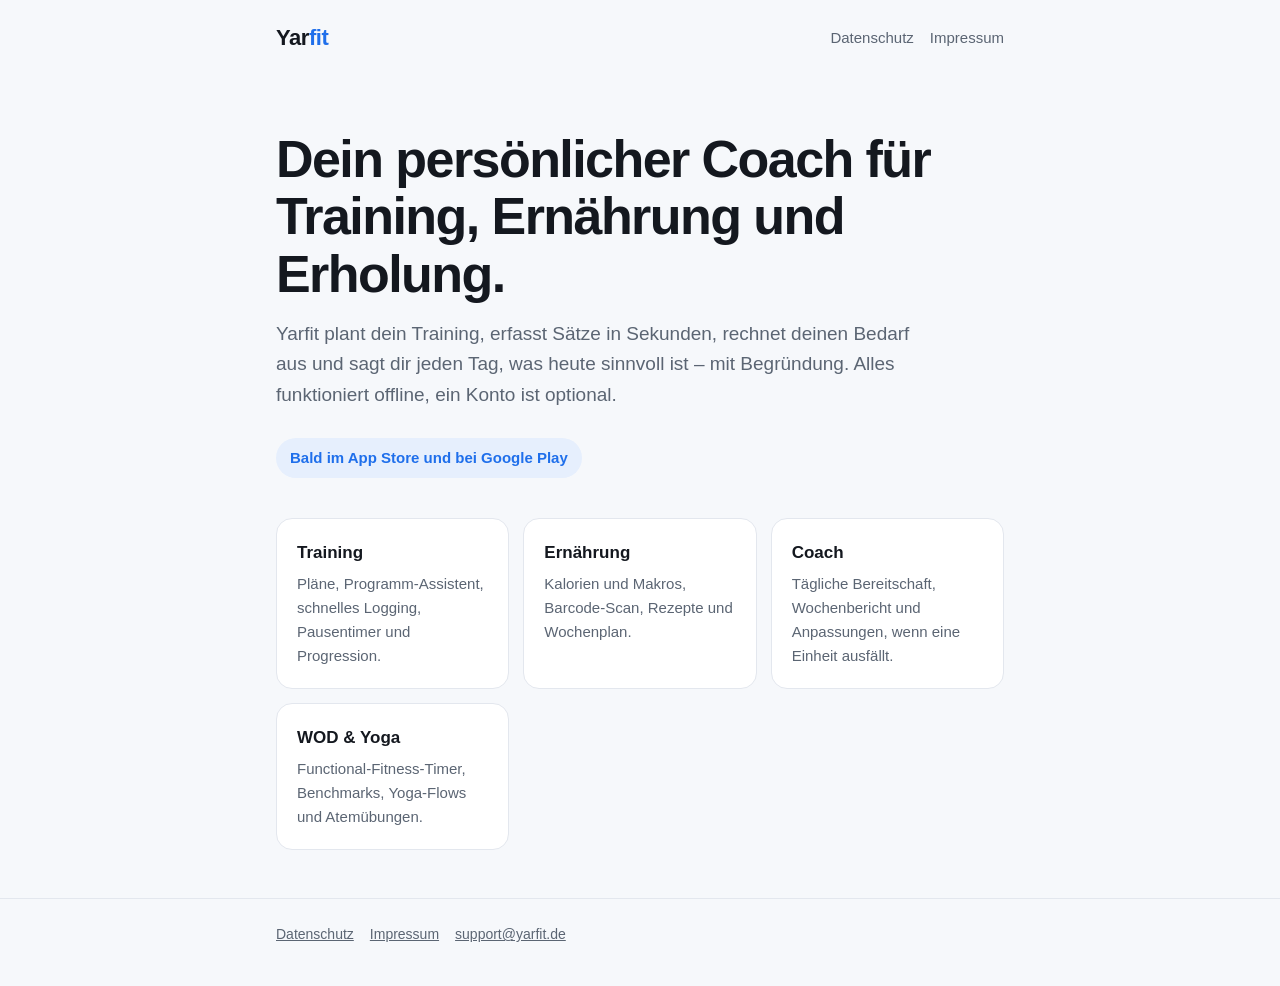
<file: index.html>
<!doctype html>
<html lang="de">
<head>
  <meta charset="utf-8">
  <meta name="viewport" content="width=device-width, initial-scale=1">
  <title>Yarfit – dein persönlicher Fitness-Coach</title>
  <meta name="description" content="Yarfit ist dein persönlicher Coach für Training, Ernährung, Erholung und Fortschritt. Offline nutzbar, Konto optional.">
  <link rel="stylesheet" href="style.css">
</head>
<body>
  <header>
    <div class="wrap">
      <a class="logo" href="/">Yar<span>fit</span></a>
      <nav><a href="datenschutz.html">Datenschutz</a><a href="impressum.html">Impressum</a></nav>
    </div>
  </header>

  <div class="wrap">
    <section class="hero">
      <h1>Dein persönlicher Coach für Training, Ernährung und Erholung.</h1>
      <p>Yarfit plant dein Training, erfasst Sätze in Sekunden, rechnet deinen Bedarf aus und sagt dir jeden Tag, was heute sinnvoll ist – mit Begründung. Alles funktioniert offline, ein Konto ist optional.</p>
      <span class="badge">Bald im App Store und bei Google Play</span>
    </section>

    <section class="features">
      <div class="card"><h3>Training</h3><p>Pläne, Programm-Assistent, schnelles Logging, Pausentimer und Progression.</p></div>
      <div class="card"><h3>Ernährung</h3><p>Kalorien und Makros, Barcode-Scan, Rezepte und Wochenplan.</p></div>
      <div class="card"><h3>Coach</h3><p>Tägliche Bereitschaft, Wochenbericht und Anpassungen, wenn eine Einheit ausfällt.</p></div>
      <div class="card"><h3>WOD &amp; Yoga</h3><p>Functional-Fitness-Timer, Benchmarks, Yoga-Flows und Atemübungen.</p></div>
    </section>
  </div>

  <footer>
    <div class="wrap">
      <a href="datenschutz.html">Datenschutz</a><a href="impressum.html">Impressum</a><a href="mailto:support@yarfit.de">support@yarfit.de</a>
    </div>
  </footer>
</body>
</html>
</file>
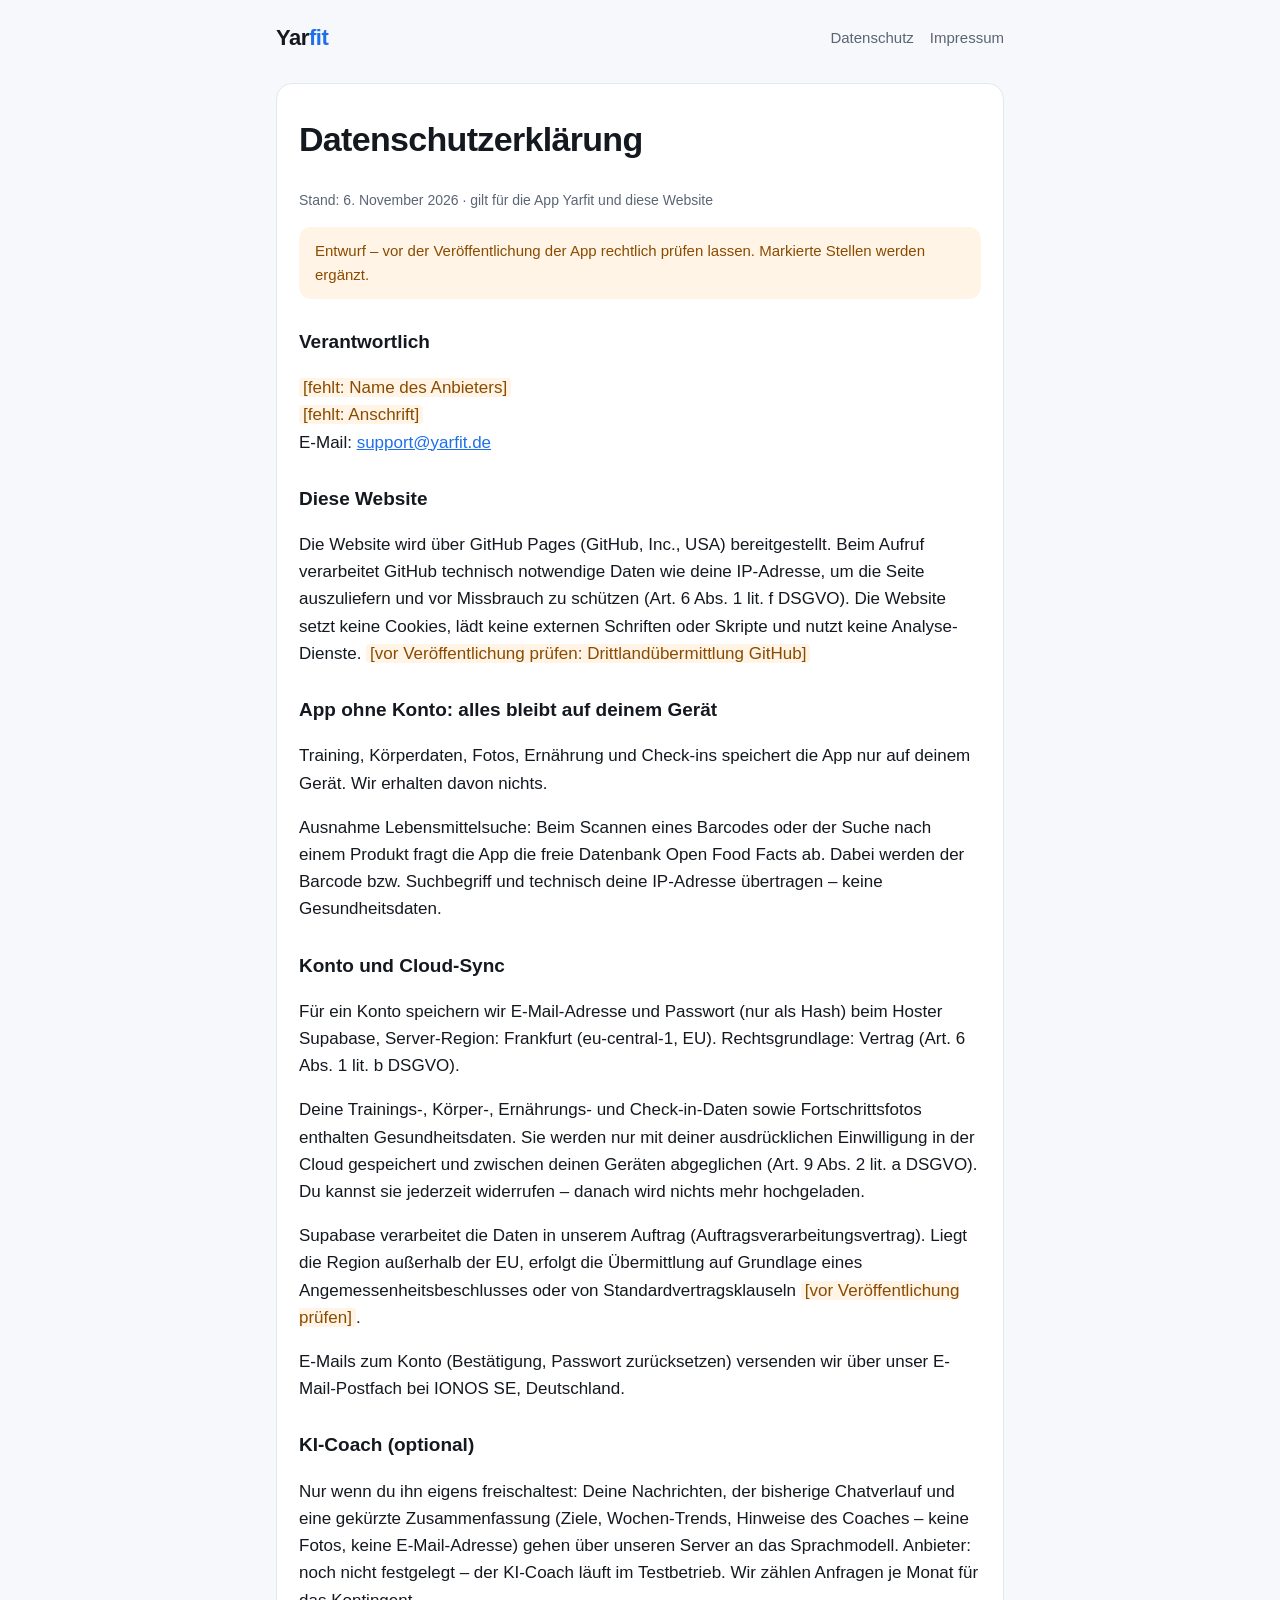
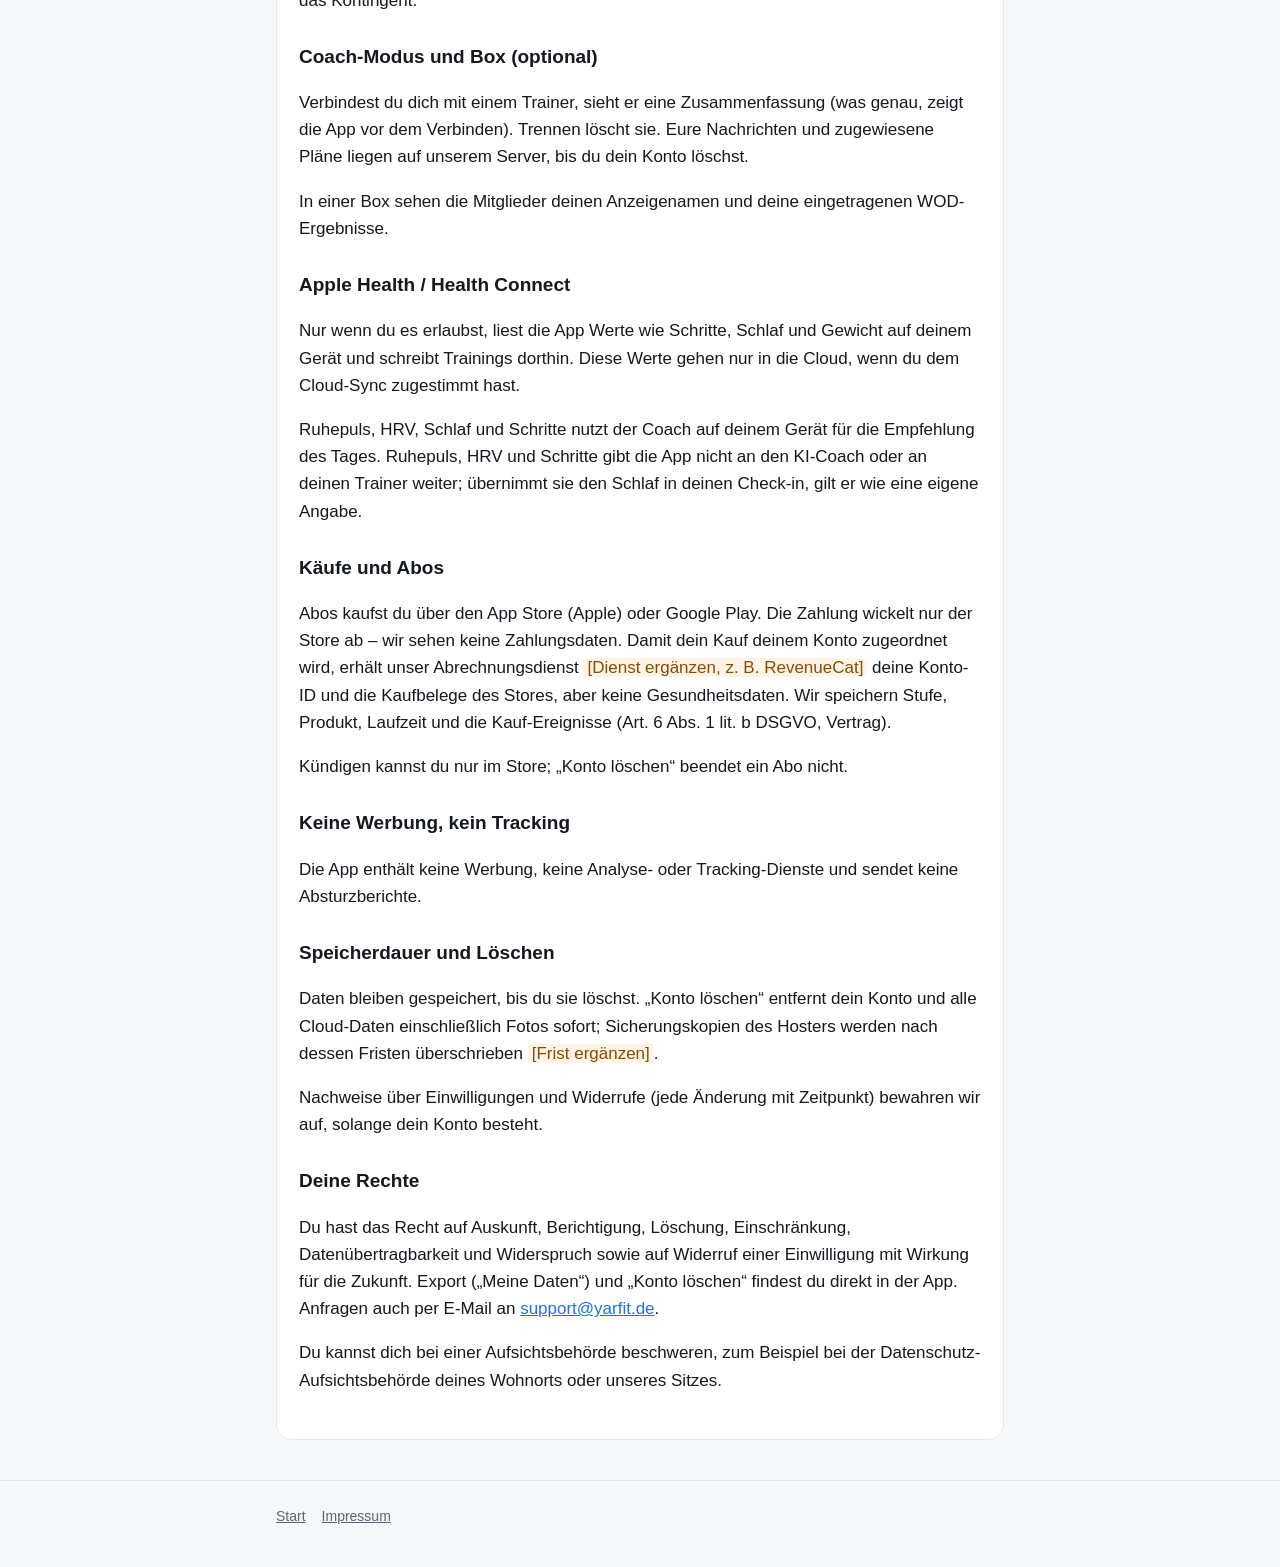
<file: datenschutz.html>
<!doctype html>
<html lang="de">
<head>
  <meta charset="utf-8">
  <meta name="viewport" content="width=device-width, initial-scale=1">
  <title>Datenschutz – Yarfit</title>
  <link rel="stylesheet" href="style.css">
</head>
<body>
  <header>
    <div class="wrap">
      <a class="logo" href="/">Yar<span>fit</span></a>
      <nav><a href="datenschutz.html">Datenschutz</a><a href="impressum.html">Impressum</a></nav>
    </div>
  </header>

  <div class="wrap">
    <main class="doc">
      <h1>Datenschutzerklärung</h1>
      <p class="meta">Stand: 6. November 2026 · gilt für die App Yarfit und diese Website</p>
      <p class="draft">Entwurf – vor der Veröffentlichung der App rechtlich prüfen lassen. Markierte Stellen werden ergänzt.</p>

      <h2>Verantwortlich</h2>
      <p>
        <span class="missing">[fehlt: Name des Anbieters]</span><br>
        <span class="missing">[fehlt: Anschrift]</span><br>
        E-Mail: <a href="mailto:support@yarfit.de">support@yarfit.de</a>
      </p>

      <h2>Diese Website</h2>
      <p>Die Website wird über GitHub Pages (GitHub, Inc., USA) bereitgestellt. Beim Aufruf verarbeitet GitHub technisch notwendige Daten wie deine IP-Adresse, um die Seite auszuliefern und vor Missbrauch zu schützen (Art. 6 Abs. 1 lit. f DSGVO). Die Website setzt keine Cookies, lädt keine externen Schriften oder Skripte und nutzt keine Analyse-Dienste. <span class="missing">[vor Veröffentlichung prüfen: Drittlandübermittlung GitHub]</span></p>

      <h2>App ohne Konto: alles bleibt auf deinem Gerät</h2>
      <p>Training, Körperdaten, Fotos, Ernährung und Check-ins speichert die App nur auf deinem Gerät. Wir erhalten davon nichts.</p>
      <p>Ausnahme Lebensmittelsuche: Beim Scannen eines Barcodes oder der Suche nach einem Produkt fragt die App die freie Datenbank Open Food Facts ab. Dabei werden der Barcode bzw. Suchbegriff und technisch deine IP-Adresse übertragen – keine Gesundheitsdaten.</p>

      <h2>Konto und Cloud-Sync</h2>
      <p>Für ein Konto speichern wir E-Mail-Adresse und Passwort (nur als Hash) beim Hoster Supabase, Server-Region: Frankfurt (eu-central-1, EU). Rechtsgrundlage: Vertrag (Art. 6 Abs. 1 lit. b DSGVO).</p>
      <p>Deine Trainings-, Körper-, Ernährungs- und Check-in-Daten sowie Fortschrittsfotos enthalten Gesundheitsdaten. Sie werden nur mit deiner ausdrücklichen Einwilligung in der Cloud gespeichert und zwischen deinen Geräten abgeglichen (Art. 9 Abs. 2 lit. a DSGVO). Du kannst sie jederzeit widerrufen – danach wird nichts mehr hochgeladen.</p>
      <p>Supabase verarbeitet die Daten in unserem Auftrag (Auftragsverarbeitungsvertrag). Liegt die Region außerhalb der EU, erfolgt die Übermittlung auf Grundlage eines Angemessenheitsbeschlusses oder von Standardvertragsklauseln <span class="missing">[vor Veröffentlichung prüfen]</span>.</p>
      <p>E-Mails zum Konto (Bestätigung, Passwort zurücksetzen) versenden wir über unser E-Mail-Postfach bei IONOS SE, Deutschland.</p>

      <h2>KI-Coach (optional)</h2>
      <p>Nur wenn du ihn eigens freischaltest: Deine Nachrichten, der bisherige Chatverlauf und eine gekürzte Zusammenfassung (Ziele, Wochen-Trends, Hinweise des Coaches – keine Fotos, keine E-Mail-Adresse) gehen über unseren Server an das Sprachmodell. Anbieter: noch nicht festgelegt – der KI-Coach läuft im Testbetrieb. Wir zählen Anfragen je Monat für das Kontingent.</p>

      <h2>Coach-Modus und Box (optional)</h2>
      <p>Verbindest du dich mit einem Trainer, sieht er eine Zusammenfassung (was genau, zeigt die App vor dem Verbinden). Trennen löscht sie. Eure Nachrichten und zugewiesene Pläne liegen auf unserem Server, bis du dein Konto löschst.</p>
      <p>In einer Box sehen die Mitglieder deinen Anzeigenamen und deine eingetragenen WOD-Ergebnisse.</p>

      <h2>Apple Health / Health Connect</h2>
      <p>Nur wenn du es erlaubst, liest die App Werte wie Schritte, Schlaf und Gewicht auf deinem Gerät und schreibt Trainings dorthin. Diese Werte gehen nur in die Cloud, wenn du dem Cloud-Sync zugestimmt hast.</p>
      <p>Ruhepuls, HRV, Schlaf und Schritte nutzt der Coach auf deinem Gerät für die Empfehlung des Tages. Ruhepuls, HRV und Schritte gibt die App nicht an den KI-Coach oder an deinen Trainer weiter; übernimmt sie den Schlaf in deinen Check-in, gilt er wie eine eigene Angabe.</p>

      <h2>Käufe und Abos</h2>
      <p>Abos kaufst du über den App Store (Apple) oder Google Play. Die Zahlung wickelt nur der Store ab – wir sehen keine Zahlungsdaten. Damit dein Kauf deinem Konto zugeordnet wird, erhält unser Abrechnungsdienst <span class="missing">[Dienst ergänzen, z. B. RevenueCat]</span> deine Konto-ID und die Kaufbelege des Stores, aber keine Gesundheitsdaten. Wir speichern Stufe, Produkt, Laufzeit und die Kauf-Ereignisse (Art. 6 Abs. 1 lit. b DSGVO, Vertrag).</p>
      <p>Kündigen kannst du nur im Store; „Konto löschen“ beendet ein Abo nicht.</p>

      <h2>Keine Werbung, kein Tracking</h2>
      <p>Die App enthält keine Werbung, keine Analyse- oder Tracking-Dienste und sendet keine Absturzberichte.</p>

      <h2>Speicherdauer und Löschen</h2>
      <p>Daten bleiben gespeichert, bis du sie löschst. „Konto löschen“ entfernt dein Konto und alle Cloud-Daten einschließlich Fotos sofort; Sicherungskopien des Hosters werden nach dessen Fristen überschrieben <span class="missing">[Frist ergänzen]</span>.</p>
      <p>Nachweise über Einwilligungen und Widerrufe (jede Änderung mit Zeitpunkt) bewahren wir auf, solange dein Konto besteht.</p>

      <h2>Deine Rechte</h2>
      <p>Du hast das Recht auf Auskunft, Berichtigung, Löschung, Einschränkung, Datenübertragbarkeit und Widerspruch sowie auf Widerruf einer Einwilligung mit Wirkung für die Zukunft. Export („Meine Daten“) und „Konto löschen“ findest du direkt in der App. Anfragen auch per E-Mail an <a href="mailto:support@yarfit.de">support@yarfit.de</a>.</p>
      <p>Du kannst dich bei einer Aufsichtsbehörde beschweren, zum Beispiel bei der Datenschutz-Aufsichtsbehörde deines Wohnorts oder unseres Sitzes.</p>
    </main>
  </div>

  <footer>
    <div class="wrap">
      <a href="/">Start</a><a href="impressum.html">Impressum</a>
    </div>
  </footer>
</body>
</html>
</file>
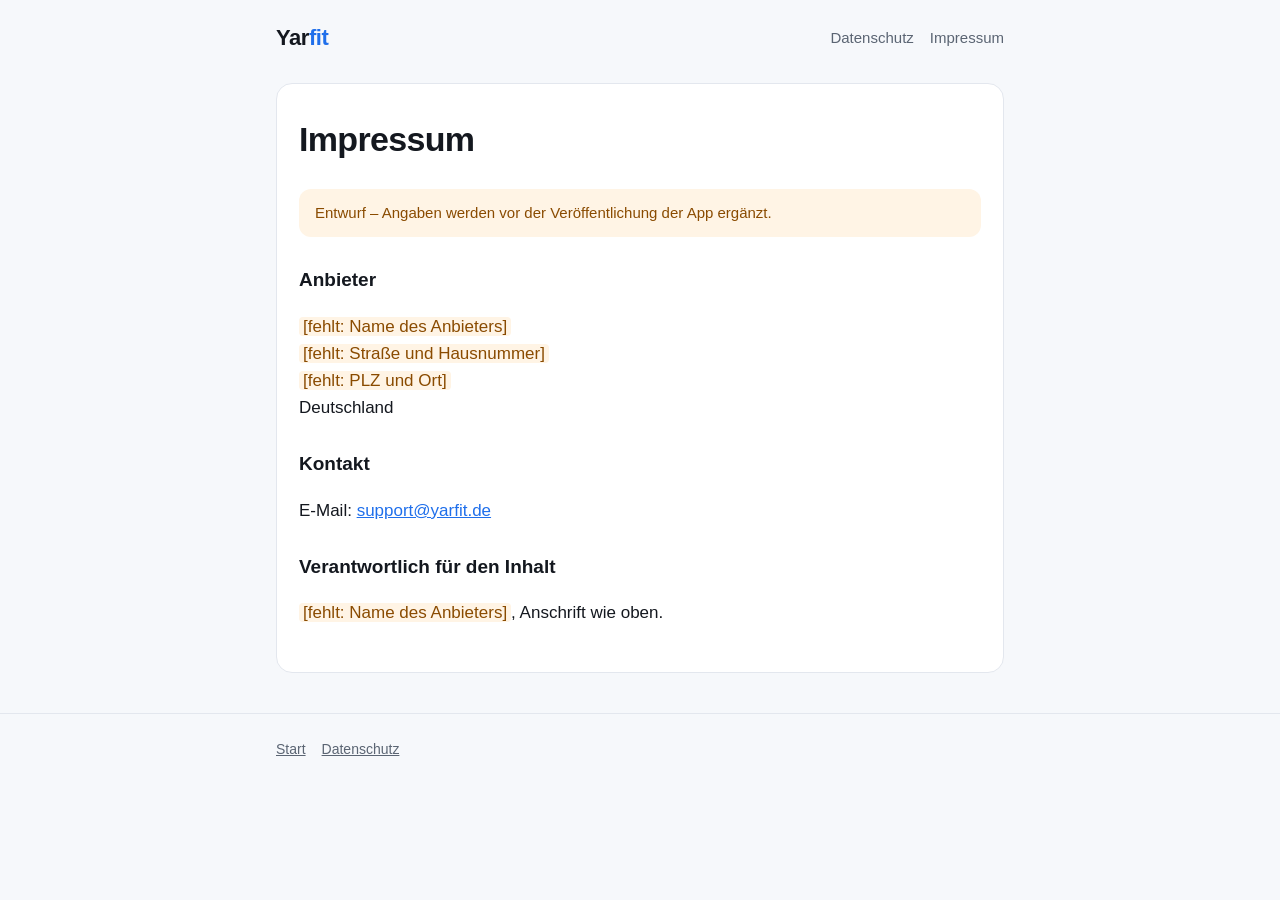
<file: impressum.html>
<!doctype html>
<html lang="de">
<head>
  <meta charset="utf-8">
  <meta name="viewport" content="width=device-width, initial-scale=1">
  <title>Impressum – Yarfit</title>
  <meta name="robots" content="noindex">
  <link rel="stylesheet" href="style.css">
</head>
<body>
  <header>
    <div class="wrap">
      <a class="logo" href="/">Yar<span>fit</span></a>
      <nav><a href="datenschutz.html">Datenschutz</a><a href="impressum.html">Impressum</a></nav>
    </div>
  </header>

  <div class="wrap">
    <main class="doc">
      <h1>Impressum</h1>
      <p class="draft">Entwurf – Angaben werden vor der Veröffentlichung der App ergänzt.</p>

      <h2>Anbieter</h2>
      <p>
        <span class="missing">[fehlt: Name des Anbieters]</span><br>
        <span class="missing">[fehlt: Straße und Hausnummer]</span><br>
        <span class="missing">[fehlt: PLZ und Ort]</span><br>
        Deutschland
      </p>

      <h2>Kontakt</h2>
      <p>E-Mail: <a href="mailto:support@yarfit.de">support@yarfit.de</a></p>

      <h2>Verantwortlich für den Inhalt</h2>
      <p><span class="missing">[fehlt: Name des Anbieters]</span>, Anschrift wie oben.</p>
    </main>
  </div>

  <footer>
    <div class="wrap">
      <a href="/">Start</a><a href="datenschutz.html">Datenschutz</a>
    </div>
  </footer>
</body>
</html>
</file>
<file: style.css>
:root {
  --bg: #f6f8fb;
  --surface: #ffffff;
  --text: #14181f;
  --muted: #5b6573;
  --accent: #1f6feb;
  --accent-soft: #e6effd;
  --warn-bg: #fff4e5;
  --warn-text: #8a4b00;
  --border: #e3e7ee;
}
@media (prefers-color-scheme: dark) {
  :root {
    --bg: #0e1116;
    --surface: #161b22;
    --text: #e8ecf2;
    --muted: #9aa4b2;
    --accent: #58a6ff;
    --accent-soft: #15233a;
    --warn-bg: #2d2010;
    --warn-text: #f0b45c;
    --border: #262d37;
  }
}
* { box-sizing: border-box; }
html { -webkit-text-size-adjust: 100%; }
body {
  margin: 0;
  background: var(--bg);
  color: var(--text);
  font: 17px/1.6 -apple-system, BlinkMacSystemFont, "Segoe UI", Roboto, "Helvetica Neue", Arial, sans-serif;
}
a { color: var(--accent); }
.wrap { max-width: 760px; margin: 0 auto; padding: 0 16px; }
header { padding: 20px 0; }
header .wrap { display: flex; align-items: center; justify-content: space-between; gap: 12px; }
.logo { font-weight: 800; font-size: 22px; letter-spacing: -0.02em; color: var(--text); text-decoration: none; }
.logo span { color: var(--accent); }
nav a { color: var(--muted); text-decoration: none; margin-left: 16px; font-size: 15px; }
nav a:hover { color: var(--text); }
.hero { padding: 56px 0 40px; }
.hero h1 { font-size: clamp(34px, 7vw, 52px); line-height: 1.1; letter-spacing: -0.03em; margin: 0 0 16px; }
.hero p { font-size: 19px; color: var(--muted); margin: 0 0 28px; max-width: 34em; }
.badge {
  display: inline-block; padding: 8px 14px; border-radius: 999px;
  background: var(--accent-soft); color: var(--accent); font-weight: 600; font-size: 15px;
}
.features { display: grid; grid-template-columns: repeat(auto-fit, minmax(210px, 1fr)); gap: 14px; padding-bottom: 48px; }
.card { background: var(--surface); border: 1px solid var(--border); border-radius: 16px; padding: 20px; }
.card h3 { margin: 0 0 6px; font-size: 17px; }
.card p { margin: 0; color: var(--muted); font-size: 15px; }
main.doc { background: var(--surface); border: 1px solid var(--border); border-radius: 16px; padding: 28px 22px; margin: 8px auto 40px; }
main.doc h1 { margin-top: 0; letter-spacing: -0.02em; }
main.doc h2 { font-size: 19px; margin-top: 28px; }
.draft { background: var(--warn-bg); color: var(--warn-text); border-radius: 12px; padding: 12px 16px; font-size: 15px; }
.missing { background: var(--warn-bg); color: var(--warn-text); border-radius: 4px; padding: 0 4px; }
.meta { color: var(--muted); font-size: 14px; }
footer { border-top: 1px solid var(--border); padding: 24px 0 40px; color: var(--muted); font-size: 14px; }
footer a { color: var(--muted); margin-right: 16px; }
</file>
